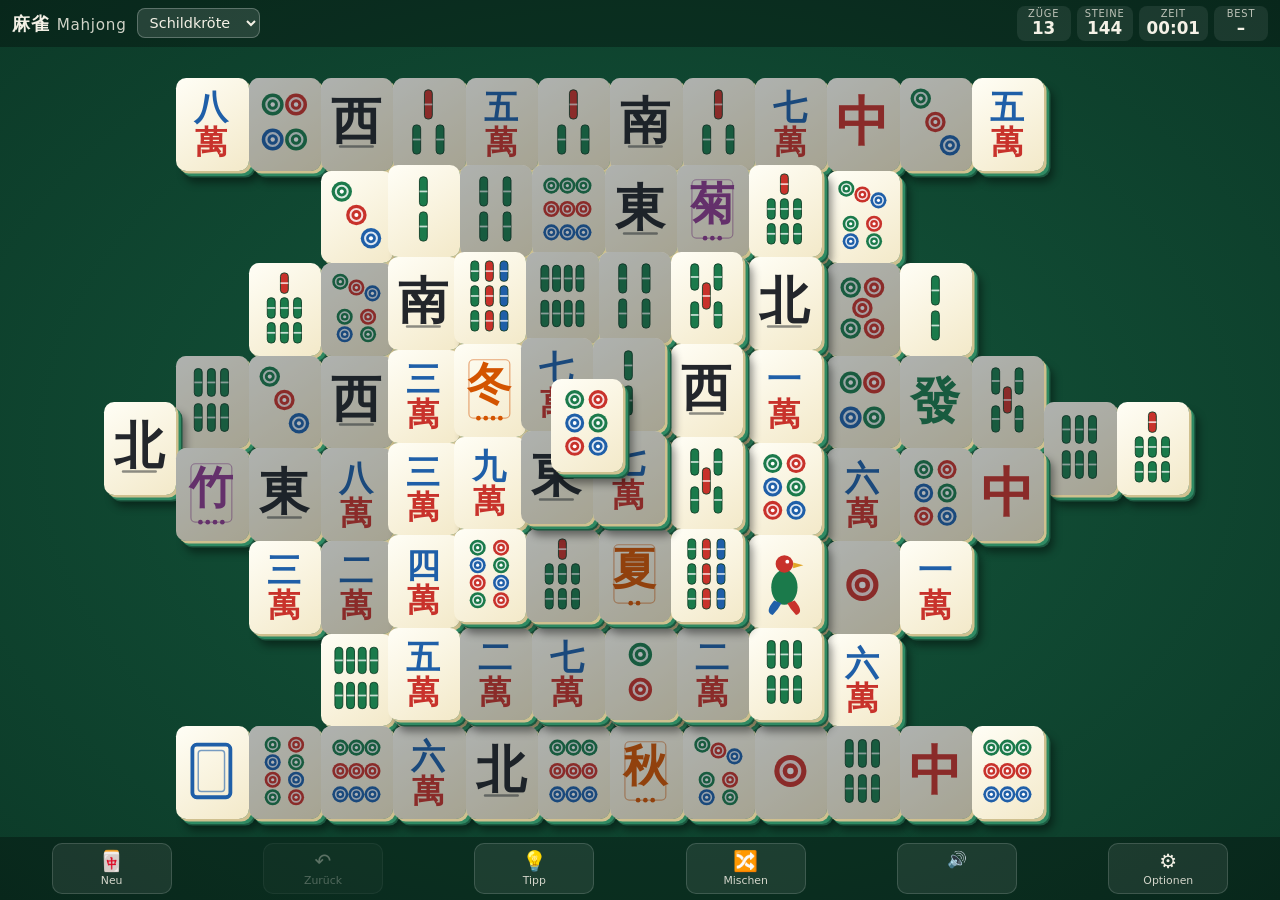
<file: games/Mahjong/index.html>
<!doctype html>
<html lang="de">
<head>
  <meta charset="utf-8">
  <meta name="viewport" content="width=device-width, initial-scale=1, maximum-scale=1, user-scalable=no, viewport-fit=cover">
  <title>Mahjong Solitaire</title>
  <meta name="description" content="Mahjong Solitaire mit garantierter Lösbarkeit, 5 Layouts, Hinweisen, Undo und Bestzeiten.">
  <meta name="theme-color" content="#14573c">
  <meta name="mobile-web-app-capable" content="yes">
  <meta name="apple-mobile-web-app-capable" content="yes">
  <meta name="apple-mobile-web-app-title" content="Mahjong">
  <meta name="apple-mobile-web-app-status-bar-style" content="black-translucent">
  <link rel="icon" type="image/svg+xml" href="icons/icon.svg">
  <link rel="apple-touch-icon" href="icons/apple-touch-icon.png">
  <link rel="stylesheet" href="css/style.css">
</head>
<body class="dim-blocked">
  <div id="app">
    <header class="topbar">
      <div class="brand">
        <h1>麻雀 <span>Mahjong</span></h1>
        <select id="layoutSelect" aria-label="Layout wählen"></select>
      </div>
      <div class="stats">
        <div class="stat" id="movesStat"><span class="label">Züge</span><b id="movesCount">0</b></div>
        <div class="stat"><span class="label">Steine</span><b id="tilesLeft">144</b></div>
        <div class="stat"><span class="label">Zeit</span><b id="timer">00:00</b></div>
        <div class="stat"><span class="label">Best</span><b id="bestTime">–</b></div>
      </div>
    </header>

    <main id="boardWrap">
      <div id="board"></div>
      <div id="stuckBanner" hidden>
        <strong>Keine Züge mehr möglich!</strong>
        <div class="row">
          <button id="stuckUndo" class="btn">↶ Zug zurück</button>
          <button id="stuckShuffle" class="btn primary">🔀 Lösbar mischen</button>
          <button id="stuckNew" class="btn">Neues Spiel</button>
        </div>
      </div>
    </main>

    <footer class="toolbar">
      <button id="btnNew" class="tool" title="Neues Spiel (N)"><i>🀄</i><span>Neu</span></button>
      <button id="btnUndo" class="tool" title="Rückgängig (U)"><i>↶</i><span>Zurück</span></button>
      <button id="btnHint" class="tool" title="Hinweis (H)"><i>💡</i><span>Tipp</span></button>
      <button id="btnShuffle" class="tool" title="Mischen (M)"><i>🔀</i><span>Mischen</span></button>
      <button id="btnSound" class="tool" title="Ton an/aus"><i>🔊</i><span>Ton</span></button>
      <button id="btnSettings" class="tool" title="Einstellungen"><i>⚙️</i><span>Optionen</span></button>
    </footer>
  </div>

  <div id="toast" role="status" aria-live="polite"></div>

  <div id="settingsModal" class="modal" hidden>
    <div class="dialog">
      <h2>Einstellungen</h2>
      <label class="opt"><input type="checkbox" id="optSound"> Soundeffekte</label>
      <label class="opt"><input type="checkbox" id="optDim"> Blockierte Steine abdunkeln</label>
      <button id="btnResetBest" class="btn">Bestzeiten zurücksetzen</button>
      <p class="hint-text">Tastatur: <kbd>U</kbd> Zurück · <kbd>H</kbd> Tipp · <kbd>M</kbd> Mischen · <kbd>N</kbd> Neu</p>
      <button id="closeSettings" class="btn primary">Schließen</button>
    </div>
  </div>

  <div id="winModal" class="modal" hidden>
    <div class="dialog">
      <h2>🎉 Geschafft!</h2>
      <p>Zeit: <b id="winTime">00:00</b></p>
      <p>Bestzeit: <b id="winBest">–</b></p>
      <p id="winRecord" class="record" hidden>🏆 Neue Bestzeit!</p>
      <div class="row">
        <button id="winAgain" class="btn primary">Nochmal spielen</button>
        <button id="winLayout" class="btn">Anderes Layout</button>
      </div>
    </div>
  </div>

  <noscript>Dieses Spiel benötigt JavaScript.</noscript>
  <script type="module" src="js/main.js"></script>
</body>
</html>
</file>
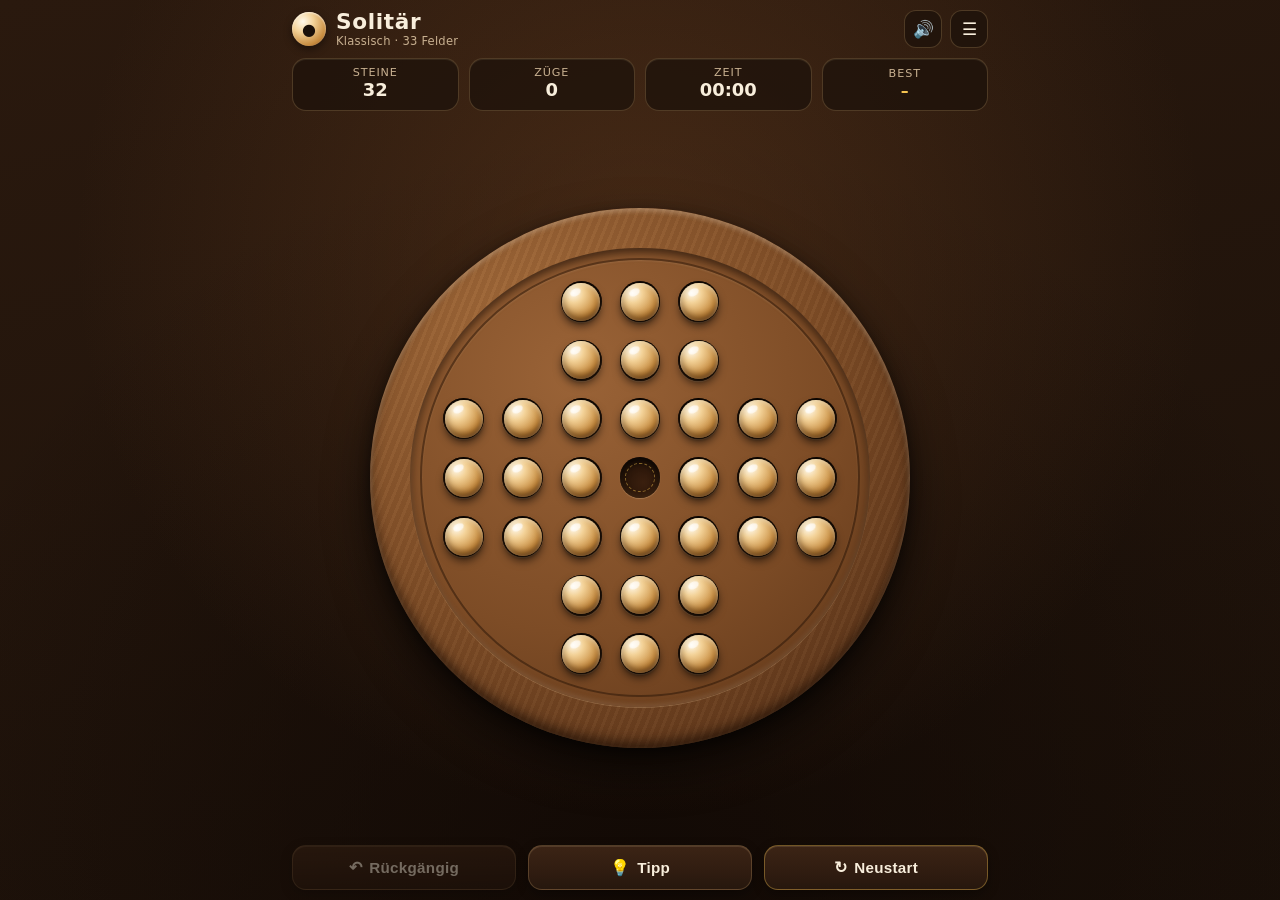
<file: games/Solitaer/index.html>
<!DOCTYPE html>
<html lang="de">
<head>
  <meta charset="UTF-8" />
  <meta
    name="viewport"
    content="width=device-width, initial-scale=1.0, maximum-scale=1.0, user-scalable=no, viewport-fit=cover"
  />
  <title>Solitär – Steckhalma</title>
  <meta
    name="description"
    content="Klassisches Solitär (Steckhalma / Peg Solitaire) als responsive Web-App mit Holzbrett-Optik, Drag & Drop, Undo, Tipp-Funktion und Bestleistungen."
  />
  <meta name="theme-color" content="#24160e" />
  <meta name="mobile-web-app-capable" content="yes" />
  <meta name="apple-mobile-web-app-capable" content="yes" />
  <meta name="apple-mobile-web-app-status-bar-style" content="black-translucent" />
  <link rel="stylesheet" href="css/style.css" />
</head>
<body>
  <div id="app" class="app">
    <!-- Kopfzeile & Statusleiste -->
    <header class="topbar">
      <div class="brand-row">
        <div class="brand">
          <span class="brand-icon" aria-hidden="true">●</span>
          <div class="brand-text">
            <h1>Solitär</h1>
            <span id="modeBadge" class="mode-badge">Klassisch · 33 Felder</span>
          </div>
        </div>

        <div class="header-actions">
          <button
            id="btnSound"
            type="button"
            class="icon-btn"
            aria-label="Ton ein- oder ausschalten"
            title="Ton an/aus (S)"
          >
            <span id="soundIcon" aria-hidden="true">🔊</span>
          </button>
          <button
            id="btnMenu"
            type="button"
            class="icon-btn"
            aria-label="Menü und Modus öffnen"
            title="Menü & Modus"
          >
            <span aria-hidden="true">☰</span>
          </button>
        </div>
      </div>

      <div class="stats-bar" aria-label="Spielstatus">
        <div class="stat-pill">
          <span class="stat-label">Steine</span>
          <strong id="statPegs" class="stat-value">32</strong>
        </div>
        <div class="stat-pill">
          <span class="stat-label">Züge</span>
          <strong id="statMoves" class="stat-value">0</strong>
        </div>
        <div class="stat-pill">
          <span class="stat-label">Zeit</span>
          <strong id="statTime" class="stat-value">00:00</strong>
        </div>
        <div class="stat-pill stat-pill-best">
          <span class="stat-label">Best</span>
          <strong id="statBest" class="stat-value">–</strong>
        </div>
      </div>
    </header>

    <!-- Spielbrett-Bereich -->
    <main class="board-stage" aria-label="Solitär Spielfeld">
      <div class="board-frame">
        <div class="board-groove">
          <div
            id="board"
            class="board-grid"
            role="grid"
            aria-label="Solitär Spielbrett"
          ></div>
        </div>
        <!-- Ebene für animierte Sprünge & gezogene Steine -->
        <div id="fxLayer" class="fx-layer" aria-hidden="true"></div>
      </div>
    </main>

    <!-- Aktionsleiste -->
    <footer class="controls-bar">
      <button id="btnUndo" type="button" class="action-btn" disabled title="Rückgängig (Z / U)">
        <span class="btn-icon" aria-hidden="true">↶</span>
        <span class="btn-label">Rückgängig</span>
      </button>
      <button id="btnHint" type="button" class="action-btn" title="Tipp anzeigen (H)">
        <span class="btn-icon" aria-hidden="true">💡</span>
        <span class="btn-label">Tipp</span>
      </button>
      <button id="btnRestart" type="button" class="action-btn action-btn-accent" title="Neustart (R)">
        <span class="btn-icon" aria-hidden="true">↻</span>
        <span class="btn-label">Neustart</span>
      </button>
    </footer>
  </div>

  <!-- Kurze Status-Meldung (Toast) -->
  <div id="toast" class="toast" role="status" aria-live="polite" hidden></div>

  <!-- Spielende / Sieg / Deadlock Overlay -->
  <div id="endModal" class="modal-backdrop" role="dialog" aria-modal="true" aria-labelledby="endTitle" hidden>
    <div class="modal-card">
      <div id="endIcon" class="modal-emblem" aria-hidden="true">🏆</div>
      <h2 id="endTitle" class="modal-title">Perfekter Sieg!</h2>
      <p id="endSubtitle" class="modal-subtitle">
        Nur noch 1 Stein – genau in der Mitte!
      </p>

      <div class="end-summary">
        <div class="summary-item">
          <span>Reststeine</span>
          <strong id="endPegs">1</strong>
        </div>
        <div class="summary-item">
          <span>Züge</span>
          <strong id="endMoves">31</strong>
        </div>
        <div class="summary-item">
          <span>Zeit</span>
          <strong id="endTime">00:00</strong>
        </div>
      </div>

      <p id="endRecord" class="record-badge" hidden>★ Neue persönliche Bestleistung!</p>

      <div class="modal-actions">
        <button id="btnEndUndo" type="button" class="modal-btn modal-btn-secondary">
          ↶ Letzten Zug rückgängig
        </button>
        <button id="btnEndRestart" type="button" class="modal-btn modal-btn-primary">
          ↻ Neustart
        </button>
      </div>
    </div>
  </div>

  <!-- Neustart-Bestätigung -->
  <div id="confirmModal" class="modal-backdrop" role="dialog" aria-modal="true" aria-labelledby="confirmTitle" hidden>
    <div class="modal-card modal-card-compact">
      <h2 id="confirmTitle" class="modal-title">Spiel neu starten?</h2>
      <p class="modal-subtitle">
        Dein aktueller Fortschritt in dieser Partie geht verloren.
      </p>
      <div class="modal-actions modal-actions-row">
        <button id="btnConfirmCancel" type="button" class="modal-btn modal-btn-secondary">
          Abbrechen
        </button>
        <button id="btnConfirmOk" type="button" class="modal-btn modal-btn-primary">
          Neustart
        </button>
      </div>
    </div>
  </div>

  <!-- Menü & Modus-Umschalter -->
  <div id="menuModal" class="modal-backdrop" role="dialog" aria-modal="true" aria-labelledby="menuTitle" hidden>
    <div class="modal-card">
      <div class="modal-header">
        <h2 id="menuTitle" class="modal-title">Menü & Spielmodus</h2>
        <button id="btnCloseMenu" type="button" class="close-btn" aria-label="Menü schließen">✕</button>
      </div>

      <div class="menu-section">
        <div class="section-label">Brett-Variante</div>
        <div class="mode-list" role="radiogroup" aria-label="Brett-Variante">
          <button
            type="button"
            class="mode-option"
            data-mode="classic"
            role="radio"
            aria-checked="true"
          >
            <div class="mode-option-title">
              <strong>Klassisch (33 Felder)</strong>
              <span class="mode-pill">Standard</span>
            </div>
            <p class="mode-option-desc">
              Englisches Kreuz · 32 Steine · Mittelfeld frei
            </p>
          </button>

          <button
            type="button"
            class="mode-option"
            data-mode="european"
            role="radio"
            aria-checked="false"
          >
            <div class="mode-option-title">
              <strong>Europäisch (37 Felder)</strong>
              <span class="mode-pill">Variante</span>
            </div>
            <p class="mode-option-desc">
              Achteckiges Brett · 36 Steine · lösbare Startposition
            </p>
          </button>
        </div>
      </div>

      <div class="menu-section rules-box">
        <div class="section-label">Kurzregeln</div>
        <p>
          Springe waagerecht oder senkrecht über genau einen benachbarten Stein auf ein freies Feld. Der übersprungene Stein wird entfernt. Ziel ist es, am Ende nur noch <strong>1 Stein</strong> – idealerweise auf dem markierten Zielfeld – übrig zu behalten.
        </p>
      </div>

      <div class="menu-footer">
        <button id="btnResetBest" type="button" class="text-btn">
          Bestleistung zurücksetzen
        </button>
        <button id="btnMenuDone" type="button" class="modal-btn modal-btn-primary">
          Weiter spielen
        </button>
      </div>
    </div>
  </div>

  <noscript>Bitte aktiviere JavaScript, um Solitär zu spielen.</noscript>
  <script type="module" src="js/main.js"></script>
</body>
</html>
</file>
<file: games/Mahjong/css/style.css>
:root {
  --felt: #14573c;
  --felt-dark: #0c3a28;
  --accent: #f2c14e;
  --text: #f4f1e6;
  --panel: rgba(0, 0, 0, 0.32);
}

* { box-sizing: border-box; -webkit-tap-highlight-color: transparent; }

html, body {
  margin: 0;
  height: 100%;
  overflow: hidden;
  overscroll-behavior: none;
  touch-action: manipulation;
  background: radial-gradient(ellipse at center, var(--felt) 0%, var(--felt-dark) 100%);
  color: var(--text);
  font-family: system-ui, -apple-system, 'Segoe UI', Roboto, sans-serif;
  user-select: none;
  -webkit-user-select: none;
}

#app {
  display: flex;
  flex-direction: column;
  height: 100vh;
  height: 100dvh;
  padding: env(safe-area-inset-top) env(safe-area-inset-right) env(safe-area-inset-bottom) env(safe-area-inset-left);
}

/* ---------- Kopfzeile ---------- */
.topbar {
  display: flex;
  flex-wrap: wrap;
  align-items: center;
  justify-content: space-between;
  gap: 6px 14px;
  padding: 6px 12px;
  background: var(--panel);
}
.brand { display: flex; align-items: center; gap: 10px; }
.brand h1 { margin: 0; font-size: 1.15rem; letter-spacing: 0.04em; white-space: nowrap; }
.brand h1 span { font-weight: 500; font-size: 0.95rem; opacity: 0.85; }
select {
  font: inherit;
  font-size: 0.9rem;
  color: var(--text);
  background: rgba(255, 255, 255, 0.12);
  border: 1px solid rgba(255, 255, 255, 0.25);
  border-radius: 8px;
  padding: 5px 8px;
}
select option { color: #111; }

.stats { display: flex; gap: 6px; }
.stat {
  display: flex;
  flex-direction: column;
  align-items: center;
  min-width: 54px;
  padding: 2px 8px;
  border-radius: 8px;
  background: rgba(255, 255, 255, 0.08);
  line-height: 1.15;
}
.stat .label { font-size: 0.62rem; text-transform: uppercase; letter-spacing: 0.08em; opacity: 0.75; }
.stat b { font-size: 1.05rem; font-variant-numeric: tabular-nums; }
.stat.zero { background: #a8322b; animation: pulse-bg 1s infinite; }

/* ---------- Spielfeld ---------- */
#boardWrap {
  position: relative;
  flex: 1 1 0;
  min-height: 0;
  display: flex;
  align-items: center;
  justify-content: center;
  padding: 8px;
  overflow: hidden;
}
#board { position: relative; --tw: 40px; flex: none; }

.tile {
  position: absolute;
  width: var(--tw);
  height: calc(var(--tw) * 1.28);
  border-radius: calc(var(--tw) * 0.14);
  background: linear-gradient(145deg, #fffef6 0%, #f3e9c9 100%);
  box-shadow:
    calc(var(--tw) * 0.035) calc(var(--tw) * 0.035) 0 #cfc08f,
    calc(var(--tw) * 0.07) calc(var(--tw) * 0.07) 0 #2f8a63,
    calc(var(--tw) * 0.09) calc(var(--tw) * 0.09) 0 #1c5a41,
    calc(var(--tw) * 0.13) calc(var(--tw) * 0.16) calc(var(--tw) * 0.12) rgba(0, 0, 0, 0.45);
  cursor: pointer;
  transition: transform 0.12s ease, filter 0.15s ease, opacity 0.28s ease;
}
.tile .face {
  position: absolute;
  inset: 7% 9% 11% 7%;
  display: block;
  pointer-events: none;
}
.tile .face svg { width: 100%; height: 100%; display: block; }

/* blockierte Steine abdunkeln (optional) */
.dim-blocked .tile.blocked::after {
  content: '';
  position: absolute;
  inset: 0;
  border-radius: inherit;
  background: rgba(20, 30, 40, 0.34);
  pointer-events: none;
}

.tile.selected {
  transform: translate(calc(var(--tw) * -0.05), calc(var(--tw) * -0.05));
  background: linear-gradient(145deg, #fff7c2 0%, #ffe27a 100%);
  outline: calc(var(--tw) * 0.06 + 1px) solid var(--accent);
  filter: drop-shadow(0 0 calc(var(--tw) * 0.2) rgba(242, 193, 78, 0.9));
}
.tile.selected::after { display: none; }

.tile.hint { animation: hint-pulse 0.7s ease-in-out infinite alternate; }
.tile.shake { animation: shake 0.3s linear; }

.tile.removed {
  opacity: 0;
  transform: scale(0.6);
  pointer-events: none;
  visibility: hidden;
  transition: opacity 0.25s ease, transform 0.25s ease, visibility 0s 0.25s;
}

@keyframes hint-pulse {
  from { filter: drop-shadow(0 0 2px #7dffb3) brightness(1); }
  to   { filter: drop-shadow(0 0 calc(var(--tw) * 0.35) #3dff94) brightness(1.18); }
}
@keyframes shake {
  0%, 100% { translate: 0 0; }
  25% { translate: -3px 0; }
  75% { translate: 3px 0; }
}
@keyframes pulse-bg {
  50% { background: #d4463d; }
}

/* ---------- Sackgasse ---------- */
#stuckBanner {
  position: absolute;
  left: 50%;
  bottom: 10px;
  transform: translateX(-50%);
  z-index: 1000000;
  width: max-content;
  max-width: calc(100% - 20px);
  padding: 10px 14px;
  text-align: center;
  background: rgba(30, 10, 10, 0.92);
  border: 1px solid #e0685f;
  border-radius: 12px;
  box-shadow: 0 6px 24px rgba(0, 0, 0, 0.5);
}
#stuckBanner[hidden] { display: none; }
#stuckBanner strong { display: block; margin-bottom: 8px; color: #ffb4ad; }

/* ---------- Buttons ---------- */
.row { display: flex; flex-wrap: wrap; gap: 8px; justify-content: center; }
.btn {
  font: inherit;
  color: var(--text);
  background: rgba(255, 255, 255, 0.14);
  border: 1px solid rgba(255, 255, 255, 0.28);
  border-radius: 10px;
  padding: 9px 14px;
  cursor: pointer;
}
.btn:hover { background: rgba(255, 255, 255, 0.22); }
.btn.primary { background: var(--accent); color: #2b2100; border-color: transparent; font-weight: 700; }
.btn.primary:hover { background: #ffd36e; }

.toolbar {
  display: flex;
  justify-content: space-around;
  gap: 4px;
  padding: 6px 8px;
  background: var(--panel);
}
.tool {
  flex: 1 1 0;
  max-width: 120px;
  display: flex;
  flex-direction: column;
  align-items: center;
  gap: 2px;
  padding: 6px 4px;
  font: inherit;
  color: var(--text);
  background: rgba(255, 255, 255, 0.08);
  border: 1px solid rgba(255, 255, 255, 0.15);
  border-radius: 10px;
  cursor: pointer;
}
.tool i { font-style: normal; font-size: 1.25rem; line-height: 1.1; }
.tool span { font-size: 0.68rem; opacity: 0.85; }
.tool:hover:not(:disabled) { background: rgba(255, 255, 255, 0.18); }
.tool:active:not(:disabled) { transform: scale(0.96); }
.tool:disabled { opacity: 0.35; cursor: default; }

/* ---------- Dialoge / Toast ---------- */
.modal {
  position: fixed;
  inset: 0;
  z-index: 2000000;
  display: flex;
  align-items: center;
  justify-content: center;
  padding: 16px;
  background: rgba(0, 0, 0, 0.55);
}
.modal[hidden] { display: none; }
.dialog {
  display: flex;
  flex-direction: column;
  gap: 10px;
  width: min(380px, 100%);
  padding: 20px;
  text-align: center;
  background: #1b4a37;
  border: 1px solid rgba(255, 255, 255, 0.25);
  border-radius: 16px;
  box-shadow: 0 10px 40px rgba(0, 0, 0, 0.6);
}
.dialog h2 { margin: 0 0 4px; }
.dialog p { margin: 0; }
.opt { display: flex; align-items: center; gap: 10px; padding: 8px 4px; text-align: left; cursor: pointer; }
.opt input { width: 20px; height: 20px; accent-color: var(--accent); }
.record { color: var(--accent); font-weight: 700; font-size: 1.1rem; }
.hint-text { font-size: 0.8rem; opacity: 0.7; }
kbd { padding: 1px 6px; border-radius: 4px; background: rgba(255, 255, 255, 0.15); }

#toast {
  position: fixed;
  left: 50%;
  bottom: calc(86px + env(safe-area-inset-bottom));
  transform: translate(-50%, 20px);
  z-index: 3000000;
  max-width: calc(100% - 24px);
  padding: 9px 16px;
  font-size: 0.9rem;
  text-align: center;
  background: rgba(0, 0, 0, 0.82);
  border-radius: 999px;
  opacity: 0;
  pointer-events: none;
  transition: opacity 0.2s, transform 0.2s;
}
#toast.show { opacity: 1; transform: translate(-50%, 0); }

/* ---------- Responsive ---------- */
@media (max-width: 560px) {
  .topbar { padding: 4px 8px; gap: 4px 8px; }
  .brand h1 span { display: none; }
  .stat { min-width: 48px; padding: 1px 6px; }
  .stat b { font-size: 0.95rem; }
  #boardWrap { padding: 4px; }
}

/* Smartphone im Querformat: wenig Höhe → Kopfzeile + Toolbar kompakt */
@media (max-height: 480px) {
  .topbar { padding: 2px 8px; flex-wrap: nowrap; }
  .brand h1 { font-size: 1rem; }
  .brand h1 span { display: none; }
  .stat .label { display: none; }
  .stat { min-width: 44px; }
  .toolbar { padding: 3px 6px; }
  .tool { flex-direction: row; justify-content: center; padding: 3px 4px; }
  .tool span { display: none; }
  #boardWrap { padding: 2px; }
  #toast { bottom: 54px; }
}

@media (prefers-reduced-motion: reduce) {
  .tile, .tile.hint, .stat.zero { animation: none; transition: none; }
}
</file>
<file: games/Solitaer/css/style.css>
:root {
  /* Warme Holz- & Naturpalette */
  --bg-deep: #1a1009;
  --bg-mid: #2a190e;
  --bg-warm: #3b2314;

  --wood-rim-light: #a56c3b;
  --wood-rim-dark: #4f2c15;
  --wood-face-1: #9a6337;
  --wood-face-2: #7d4c26;
  --wood-face-3: #5e3619;

  --hole-dark: #251308;
  --hole-mid: #3a1f0e;
  --hole-rim-highlight: rgba(255, 224, 185, 0.24);

  --peg-highlight: #fff9ec;
  --peg-light: #f3d298;
  --peg-mid: #c78b3e;
  --peg-dark: #6d3d14;
  --peg-rim: rgba(255, 245, 220, 0.55);

  --accent-gold: #f5c451;
  --accent-gold-soft: rgba(245, 196, 81, 0.28);
  --accent-target: #6be5a4;
  --accent-target-glow: rgba(107, 229, 164, 0.55);

  --surface-glass: rgba(30, 18, 11, 0.78);
  --surface-card: #28180e;
  --border-warm: rgba(235, 190, 130, 0.22);
  --text-main: #f8eedc;
  --text-muted: #c8b090;

  --radius-pill: 14px;
  --shadow-soft: 0 10px 28px rgba(0, 0, 0, 0.42);
}

*,
*::before,
*::after {
  box-sizing: border-box;
  -webkit-tap-highlight-color: transparent;
}

html,
body {
  margin: 0;
  padding: 0;
  width: 100%;
  height: 100dvh;
  overflow: hidden;
  background:
    radial-gradient(circle at 50% 28%, rgba(128, 76, 38, 0.36) 0%, transparent 62%),
    radial-gradient(circle at 50% 100%, rgba(16, 8, 4, 0.85) 0%, transparent 70%),
    linear-gradient(165deg, var(--bg-mid) 0%, var(--bg-deep) 100%);
  color: var(--text-main);
  font-family: system-ui, -apple-system, "Segoe UI", Roboto, "Helvetica Neue", Arial, sans-serif;
  user-select: none;
  -webkit-user-select: none;
  touch-action: manipulation;
}

.app {
  width: 100%;
  height: 100dvh;
  max-width: 720px;
  margin: 0 auto;
  padding:
    max(10px, env(safe-area-inset-top))
    max(12px, env(safe-area-inset-right))
    max(10px, env(safe-area-inset-bottom))
    max(12px, env(safe-area-inset-left));
  display: flex;
  flex-direction: column;
  gap: clamp(6px, 1.4dvh, 14px);
  overflow: hidden;
}

/* =========================================================
   KOPFZEILE & STATUSLEISTE
   ========================================================= */
.topbar {
  flex: 0 0 auto;
  display: flex;
  flex-direction: column;
  gap: clamp(6px, 1.1dvh, 10px);
}

.brand-row {
  display: flex;
  align-items: center;
  justify-content: space-between;
  gap: 10px;
}

.brand {
  display: flex;
  align-items: center;
  gap: 10px;
  min-width: 0;
}

.brand-icon {
  width: 34px;
  height: 34px;
  border-radius: 50%;
  flex: 0 0 auto;
  display: grid;
  place-items: center;
  font-size: 16px;
  color: var(--bg-deep);
  background: radial-gradient(circle at 32% 28%, var(--peg-highlight) 0%, var(--peg-light) 32%, var(--peg-mid) 72%, var(--peg-dark) 100%);
  box-shadow:
    inset 0 1px 2px rgba(255, 255, 255, 0.7),
    0 3px 8px rgba(0, 0, 0, 0.45);
}

.brand-text {
  display: flex;
  flex-direction: column;
  min-width: 0;
}

.brand h1 {
  margin: 0;
  font-size: clamp(1.05rem, 2.6vw, 1.35rem);
  font-weight: 800;
  letter-spacing: 0.03em;
  line-height: 1.1;
  color: var(--text-main);
}

.mode-badge {
  font-size: 0.72rem;
  color: var(--text-muted);
  letter-spacing: 0.02em;
  white-space: nowrap;
  overflow: hidden;
  text-overflow: ellipsis;
}

.header-actions {
  display: flex;
  align-items: center;
  gap: 8px;
  flex: 0 0 auto;
}

.icon-btn {
  width: 38px;
  height: 38px;
  border-radius: 12px;
  border: 1px solid var(--border-warm);
  background: var(--surface-glass);
  color: var(--text-main);
  font-size: 1.05rem;
  display: grid;
  place-items: center;
  cursor: pointer;
  transition: transform 0.14s ease, background 0.16s ease, border-color 0.16s ease;
  touch-action: manipulation;
}

.icon-btn:hover {
  background: rgba(66, 40, 23, 0.88);
  border-color: rgba(245, 196, 81, 0.45);
}

.icon-btn:active {
  transform: scale(0.94);
}

.icon-btn.is-muted {
  opacity: 0.68;
}

.stats-bar {
  display: grid;
  grid-template-columns: repeat(4, minmax(0, 1fr));
  gap: clamp(6px, 1.4vw, 10px);
}

.stat-pill {
  background: var(--surface-glass);
  border: 1px solid var(--border-warm);
  border-radius: var(--radius-pill);
  padding: clamp(5px, 0.9dvh, 8px) 8px;
  display: flex;
  flex-direction: column;
  align-items: center;
  justify-content: center;
  min-width: 0;
  box-shadow: inset 0 1px 0 rgba(255, 232, 195, 0.08);
}

.stat-label {
  font-size: clamp(0.62rem, 1.5vw, 0.7rem);
  text-transform: uppercase;
  letter-spacing: 0.08em;
  color: var(--text-muted);
  line-height: 1.1;
}

.stat-value {
  font-size: clamp(0.9rem, 2.4vw, 1.12rem);
  font-weight: 800;
  font-variant-numeric: tabular-nums;
  color: var(--text-main);
  line-height: 1.25;
  white-space: nowrap;
  overflow: hidden;
  text-overflow: ellipsis;
  max-width: 100%;
}

.stat-pill-best .stat-value {
  color: var(--accent-gold);
  font-size: clamp(0.76rem, 2vw, 0.98rem);
}

/* =========================================================
   HOLZBRETT & SPIELFELD
   ========================================================= */
.board-stage {
  flex: 1 1 auto;
  min-height: 0;
  min-width: 0;
  display: grid;
  place-items: center;
  container-type: size;
  position: relative;
}

.board-frame {
  position: relative;
  width: min(96%, 540px);
  aspect-ratio: 1 / 1;
  width: min(96cqw, 96cqh, 540px);
  height: min(96cqw, 96cqh, 540px);
  border-radius: 50%;
  padding: 5.8%;
  /* Schichtweise Holzmaserung + gedrechselter Rand */
  background:
    repeating-linear-gradient(
      112deg,
      rgba(255, 226, 185, 0.03) 0px,
      rgba(255, 226, 185, 0.03) 3px,
      rgba(35, 16, 5, 0.05) 3px,
      rgba(35, 16, 5, 0.05) 8px
    ),
    radial-gradient(circle at 30% 24%, var(--wood-rim-light) 0%, var(--wood-face-2) 52%, var(--wood-rim-dark) 100%);
  box-shadow:
    0 20px 44px rgba(0, 0, 0, 0.62),
    0 4px 12px rgba(0, 0, 0, 0.45),
    inset 0 3px 5px rgba(255, 232, 198, 0.34),
    inset 0 -6px 12px rgba(26, 12, 4, 0.72);
  touch-action: none;
}

/* Eingefräste Rinne (typisches Steckhalma-Holzbrett) */
.board-groove {
  width: 100%;
  height: 100%;
  border-radius: 50%;
  padding: 6.2%;
  background:
    radial-gradient(circle at 36% 28%, var(--wood-face-1) 0%, var(--wood-face-2) 58%, var(--wood-face-3) 100%);
  box-shadow:
    inset 0 4px 10px rgba(20, 9, 3, 0.68),
    inset 0 -2px 5px rgba(255, 222, 178, 0.2),
    0 1px 0 rgba(255, 222, 178, 0.22);
  position: relative;
}

.board-groove::before {
  content: "";
  position: absolute;
  inset: 2.2%;
  border-radius: 50%;
  border: 2px solid rgba(36, 17, 6, 0.48);
  box-shadow: inset 0 1px 2px rgba(255, 222, 178, 0.14);
  pointer-events: none;
}

.board-grid {
  position: relative;
  width: 100%;
  height: 100%;
  display: grid;
  grid-template-columns: repeat(7, minmax(0, 1fr));
  grid-template-rows: repeat(7, minmax(0, 1fr));
  gap: 2.2%;
  touch-action: none;
}

/* Einzelne Rasterzelle */
.cell {
  position: relative;
  display: grid;
  place-items: center;
  border-radius: 50%;
  touch-action: none;
}

.cell.invalid {
  visibility: hidden;
  pointer-events: none;
}

/* Vertiefte Holzmulde */
.hole {
  position: relative;
  width: 82%;
  height: 82%;
  border-radius: 50%;
  background:
    radial-gradient(circle at 58% 62%, var(--hole-mid) 0%, var(--hole-dark) 74%);
  box-shadow:
    inset 0 4px 8px rgba(0, 0, 0, 0.85),
    inset 0 -2px 4px rgba(175, 118, 66, 0.22),
    0 1px 1px var(--hole-rim-highlight);
  display: grid;
  place-items: center;
  transition: transform 0.16s ease, box-shadow 0.18s ease;
  cursor: default;
}

/* Markierung für das Mittelfeld / Zielfeld (Perfekter Sieg) */
.cell.is-goal .hole::after {
  content: "";
  position: absolute;
  inset: 14%;
  border-radius: 50%;
  border: 1.5px dashed rgba(245, 196, 81, 0.48);
  pointer-events: none;
}

/* Gültiges Zielfeld bei Auswahl oder Drag */
.cell.is-target .hole {
  cursor: pointer;
  box-shadow:
    inset 0 4px 8px rgba(0, 0, 0, 0.72),
    0 0 0 2.5px var(--accent-target),
    0 0 14px var(--accent-target-glow);
  animation: targetPulse 1.25s ease-in-out infinite;
}

.cell.is-target .hole::before {
  content: "";
  width: 34%;
  height: 34%;
  border-radius: 50%;
  background: radial-gradient(circle, rgba(160, 255, 206, 0.95) 0%, rgba(107, 229, 164, 0.45) 70%, transparent 100%);
  pointer-events: none;
}

.cell.is-drop-hover .hole {
  transform: scale(1.1);
  box-shadow:
    inset 0 3px 6px rgba(0, 0, 0, 0.62),
    0 0 0 3.5px #a8ffcf,
    0 0 22px rgba(107, 229, 164, 0.85);
}

/* Tipp-Markierung */
.cell.is-hint-from .hole {
  box-shadow:
    inset 0 4px 8px rgba(0, 0, 0, 0.8),
    0 0 0 3px var(--accent-gold),
    0 0 18px rgba(245, 196, 81, 0.75);
}

.cell.is-hint-to .hole {
  box-shadow:
    inset 0 4px 8px rgba(0, 0, 0, 0.75),
    0 0 0 3px var(--accent-gold),
    0 0 18px rgba(245, 196, 81, 0.85);
  animation: hintPulse 0.9s ease-in-out infinite;
}

/* =========================================================
   SPIELSTEINE (POLIERTE HOLZMURMELN)
   ========================================================= */
.peg {
  position: relative;
  width: 92%;
  height: 92%;
  border-radius: 50%;
  background:
    radial-gradient(circle at 30% 26%, var(--peg-highlight) 0%, var(--peg-light) 26%, var(--peg-mid) 66%, var(--peg-dark) 100%);
  box-shadow:
    inset 0 2px 4px var(--peg-rim),
    inset 0 -4px 7px rgba(42, 18, 4, 0.55),
    0 5px 8px rgba(0, 0, 0, 0.58),
    0 2px 3px rgba(0, 0, 0, 0.4);
  cursor: grab;
  transition: transform 0.16s cubic-bezier(0.22, 1, 0.36, 1), box-shadow 0.16s ease, opacity 0.16s ease;
  touch-action: none;
  will-change: transform;
}

/* Kleiner Glanzpunkt auf der Murmel */
.peg::before {
  content: "";
  position: absolute;
  top: 16%;
  left: 20%;
  width: 28%;
  height: 18%;
  border-radius: 50%;
  background: rgba(255, 255, 255, 0.65);
  transform: rotate(-28deg);
  filter: blur(0.6px);
  pointer-events: none;
}

.cell.can-move .peg:hover {
  transform: translateY(-2px) scale(1.04);
  box-shadow:
    inset 0 2px 4px rgba(255, 250, 232, 0.72),
    inset 0 -4px 7px rgba(42, 18, 4, 0.5),
    0 8px 14px rgba(0, 0, 0, 0.62);
}

.cell.is-selected .peg {
  transform: translateY(-4px) scale(1.1);
  box-shadow:
    inset 0 2px 5px rgba(255, 255, 255, 0.8),
    0 0 0 3px var(--accent-gold),
    0 0 18px rgba(245, 196, 81, 0.7),
    0 10px 18px rgba(0, 0, 0, 0.65);
  cursor: grabbing;
}

.cell.is-dragging-source .peg {
  opacity: 0.18;
  transform: scale(0.85);
}

.cell.is-hint-from .peg {
  animation: hintPegBounce 0.85s ease-in-out infinite;
}

/* Animation: Übersprungener Stein schrumpft & blendet aus */
.peg.is-capturing {
  pointer-events: none;
  animation: pegCapture 0.24s cubic-bezier(0.4, 0, 0.2, 1) forwards;
}

/* Animation: Wiederhergestellter Stein bei Undo */
.peg.is-restoring {
  animation: pegRestore 0.24s cubic-bezier(0.22, 1.25, 0.36, 1) forwards;
}

/* FX-Ebene für schwebende / springende Steine */
.fx-layer {
  position: absolute;
  inset: 0;
  pointer-events: none;
  z-index: 15;
}

.fx-peg {
  position: absolute;
  border-radius: 50%;
  background:
    radial-gradient(circle at 30% 26%, var(--peg-highlight) 0%, var(--peg-light) 26%, var(--peg-mid) 66%, var(--peg-dark) 100%);
  box-shadow:
    inset 0 2px 5px rgba(255, 255, 255, 0.78),
    inset 0 -4px 7px rgba(42, 18, 4, 0.5),
    0 14px 24px rgba(0, 0, 0, 0.65);
  pointer-events: none;
  will-change: transform, left, top;
}

.fx-peg::before {
  content: "";
  position: absolute;
  top: 16%;
  left: 20%;
  width: 28%;
  height: 18%;
  border-radius: 50%;
  background: rgba(255, 255, 255, 0.68);
  transform: rotate(-28deg);
  filter: blur(0.6px);
}

.fx-peg.is-dragging {
  transform: translate(-50%, -56%) scale(1.18);
  box-shadow:
    inset 0 2px 5px rgba(255, 255, 255, 0.82),
    0 0 0 2.5px rgba(245, 196, 81, 0.7),
    0 18px 28px rgba(0, 0, 0, 0.68);
}

/* =========================================================
   AKTIONSLEISTE UNTEN
   ========================================================= */
.controls-bar {
  flex: 0 0 auto;
  display: grid;
  grid-template-columns: repeat(3, minmax(0, 1fr));
  gap: clamp(8px, 2vw, 12px);
}

.action-btn {
  display: inline-flex;
  align-items: center;
  justify-content: center;
  gap: 7px;
  padding: clamp(9px, 1.5dvh, 13px) 10px;
  border-radius: 14px;
  border: 1px solid var(--border-warm);
  background: linear-gradient(180deg, rgba(64, 39, 23, 0.92) 0%, rgba(40, 24, 14, 0.96) 100%);
  color: var(--text-main);
  font-size: clamp(0.8rem, 2.2vw, 0.95rem);
  font-weight: 700;
  letter-spacing: 0.02em;
  cursor: pointer;
  box-shadow: 0 4px 12px rgba(0, 0, 0, 0.32), inset 0 1px 0 rgba(255, 230, 190, 0.12);
  transition: transform 0.14s ease, border-color 0.16s ease, background 0.16s ease, opacity 0.16s ease;
  touch-action: manipulation;
  white-space: nowrap;
}

.action-btn:hover:not(:disabled) {
  border-color: rgba(245, 196, 81, 0.55);
  background: linear-gradient(180deg, rgba(84, 52, 31, 0.96) 0%, rgba(52, 31, 18, 0.98) 100%);
}

.action-btn:active:not(:disabled) {
  transform: scale(0.96);
}

.action-btn:disabled {
  opacity: 0.42;
  cursor: not-allowed;
}

.action-btn-accent {
  border-color: rgba(245, 196, 81, 0.36);
}

.btn-icon {
  font-size: 1.05em;
  line-height: 1;
}

/* =========================================================
   TOAST & MODALS
   ========================================================= */
.toast {
  position: fixed;
  left: 50%;
  bottom: max(74px, calc(12dvh + env(safe-area-inset-bottom)));
  transform: translateX(-50%);
  background: rgba(24, 14, 8, 0.94);
  color: var(--accent-gold);
  border: 1px solid rgba(245, 196, 81, 0.45);
  border-radius: 999px;
  padding: 8px 16px;
  font-size: 0.85rem;
  font-weight: 600;
  box-shadow: 0 10px 26px rgba(0, 0, 0, 0.55);
  z-index: 40;
  pointer-events: none;
  white-space: nowrap;
  max-width: 92vw;
  overflow: hidden;
  text-overflow: ellipsis;
}

.modal-backdrop {
  position: fixed;
  inset: 0;
  z-index: 50;
  background: rgba(12, 6, 3, 0.78);
  backdrop-filter: blur(5px);
  -webkit-backdrop-filter: blur(5px);
  display: grid;
  place-items: center;
  padding: 16px;
}

.modal-backdrop[hidden] {
  display: none;
}

.modal-card {
  width: 100%;
  max-width: 390px;
  background: linear-gradient(180deg, #321e12 0%, #22130b 100%);
  border: 1px solid rgba(245, 196, 81, 0.32);
  border-radius: 22px;
  padding: 22px 20px 20px;
  box-shadow: 0 24px 54px rgba(0, 0, 0, 0.72), inset 0 1px 0 rgba(255, 232, 195, 0.14);
  text-align: center;
  animation: modalIn 0.2s ease-out;
}

.modal-card-compact {
  max-width: 340px;
}

.modal-header {
  display: flex;
  align-items: center;
  justify-content: space-between;
  margin-bottom: 14px;
  text-align: left;
}

.modal-emblem {
  font-size: 2.5rem;
  line-height: 1;
  margin-bottom: 8px;
}

.modal-title {
  margin: 0;
  font-size: 1.25rem;
  font-weight: 800;
  color: var(--text-main);
}

.modal-subtitle {
  margin: 8px 0 16px;
  font-size: 0.92rem;
  line-height: 1.45;
  color: var(--text-muted);
}

.close-btn {
  width: 34px;
  height: 34px;
  border-radius: 10px;
  border: 1px solid var(--border-warm);
  background: rgba(255, 255, 255, 0.05);
  color: var(--text-main);
  font-size: 0.95rem;
  cursor: pointer;
  display: grid;
  place-items: center;
}

.end-summary {
  display: grid;
  grid-template-columns: repeat(3, minmax(0, 1fr));
  gap: 8px;
  margin-bottom: 14px;
}

.summary-item {
  background: rgba(18, 10, 5, 0.55);
  border: 1px solid var(--border-warm);
  border-radius: 12px;
  padding: 8px 6px;
  display: flex;
  flex-direction: column;
  gap: 2px;
}

.summary-item span {
  font-size: 0.68rem;
  text-transform: uppercase;
  letter-spacing: 0.06em;
  color: var(--text-muted);
}

.summary-item strong {
  font-size: 1.05rem;
  font-variant-numeric: tabular-nums;
  color: var(--text-main);
}

.record-badge {
  margin: 0 0 14px;
  padding: 7px 12px;
  border-radius: 999px;
  background: rgba(245, 196, 81, 0.15);
  border: 1px solid rgba(245, 196, 81, 0.45);
  color: var(--accent-gold);
  font-size: 0.84rem;
  font-weight: 700;
}

.modal-actions {
  display: flex;
  flex-direction: column;
  gap: 9px;
}

.modal-actions-row {
  flex-direction: row;
}

.modal-btn {
  flex: 1 1 auto;
  padding: 11px 14px;
  border-radius: 13px;
  font-size: 0.92rem;
  font-weight: 700;
  cursor: pointer;
  border: 1px solid transparent;
  transition: transform 0.14s ease, filter 0.16s ease;
  touch-action: manipulation;
}

.modal-btn:active {
  transform: scale(0.97);
}

.modal-btn-primary {
  background: linear-gradient(180deg, #f7ce68 0%, #d49435 100%);
  color: #241307;
  box-shadow: 0 6px 16px rgba(212, 148, 53, 0.35);
}

.modal-btn-primary:hover {
  filter: brightness(1.06);
}

.modal-btn-secondary {
  background: rgba(255, 255, 255, 0.06);
  border-color: var(--border-warm);
  color: var(--text-main);
}

.modal-btn-secondary:hover {
  background: rgba(255, 255, 255, 0.11);
}

/* Menü-Inhalt */
.menu-section {
  text-align: left;
  margin-bottom: 14px;
}

.section-label {
  font-size: 0.72rem;
  text-transform: uppercase;
  letter-spacing: 0.08em;
  color: var(--text-muted);
  margin-bottom: 8px;
  font-weight: 700;
}

.mode-list {
  display: flex;
  flex-direction: column;
  gap: 8px;
}

.mode-option {
  width: 100%;
  text-align: left;
  padding: 11px 13px;
  border-radius: 14px;
  border: 1px solid var(--border-warm);
  background: rgba(18, 10, 5, 0.5);
  color: var(--text-main);
  cursor: pointer;
  transition: border-color 0.16s ease, background 0.16s ease;
}

.mode-option:hover {
  background: rgba(255, 232, 195, 0.06);
}

.mode-option[aria-checked="true"] {
  border-color: var(--accent-gold);
  background: rgba(245, 196, 81, 0.12);
}

.mode-option-title {
  display: flex;
  align-items: center;
  justify-content: space-between;
  gap: 8px;
  margin-bottom: 3px;
}

.mode-pill {
  font-size: 0.68rem;
  text-transform: uppercase;
  letter-spacing: 0.06em;
  padding: 2px 8px;
  border-radius: 999px;
  background: rgba(245, 196, 81, 0.18);
  color: var(--accent-gold);
  font-weight: 700;
}

.mode-option-desc {
  margin: 0;
  font-size: 0.8rem;
  color: var(--text-muted);
}

.rules-box p {
  margin: 0;
  font-size: 0.82rem;
  line-height: 1.5;
  color: var(--text-muted);
  background: rgba(18, 10, 5, 0.45);
  border: 1px solid var(--border-warm);
  border-radius: 12px;
  padding: 10px 12px;
}

.rules-box strong {
  color: var(--text-main);
}

.menu-footer {
  display: flex;
  align-items: center;
  justify-content: space-between;
  gap: 10px;
  margin-top: 4px;
}

.text-btn {
  background: none;
  border: none;
  color: var(--text-muted);
  font-size: 0.8rem;
  text-decoration: underline;
  cursor: pointer;
  padding: 6px 2px;
}

.text-btn:hover {
  color: #ffb88c;
}

/* =========================================================
   KEYFRAMES
   ========================================================= */
@keyframes targetPulse {
  0%, 100% {
    box-shadow:
      inset 0 4px 8px rgba(0, 0, 0, 0.72),
      0 0 0 2.5px var(--accent-target),
      0 0 12px rgba(107, 229, 164, 0.45);
  }
  50% {
    box-shadow:
      inset 0 4px 8px rgba(0, 0, 0, 0.68),
      0 0 0 3.5px #a4ffce,
      0 0 20px rgba(107, 229, 164, 0.8);
  }
}

@keyframes hintPulse {
  0%, 100% {
    transform: scale(1);
  }
  50% {
    transform: scale(1.08);
  }
}

@keyframes hintPegBounce {
  0%, 100% {
    transform: translateY(0) scale(1);
  }
  50% {
    transform: translateY(-4px) scale(1.09);
  }
}

@keyframes pegCapture {
  0% {
    transform: scale(1);
    opacity: 1;
  }
  45% {
    transform: scale(1.12);
    opacity: 0.85;
  }
  100% {
    transform: scale(0.12);
    opacity: 0;
  }
}

@keyframes pegRestore {
  0% {
    transform: scale(0.2);
    opacity: 0;
  }
  100% {
    transform: scale(1);
    opacity: 1;
  }
}

@keyframes modalIn {
  from {
    opacity: 0;
    transform: translateY(8px) scale(0.97);
  }
  to {
    opacity: 1;
    transform: translateY(0) scale(1);
  }
}

/* Sehr flache Viewports (z.B. Smartphone Querformat oder kompaktes Fenster) */
@media (max-height: 540px) {
  .app {
    gap: 5px;
    padding-top: 6px;
    padding-bottom: 6px;
  }
  .brand-icon {
    width: 28px;
    height: 28px;
    font-size: 13px;
  }
  .icon-btn {
    width: 32px;
    height: 32px;
    font-size: 0.95rem;
  }
  .stat-pill {
    padding: 3px 6px;
  }
  .action-btn {
    padding: 7px 8px;
    font-size: 0.78rem;
  }
}
</file>
